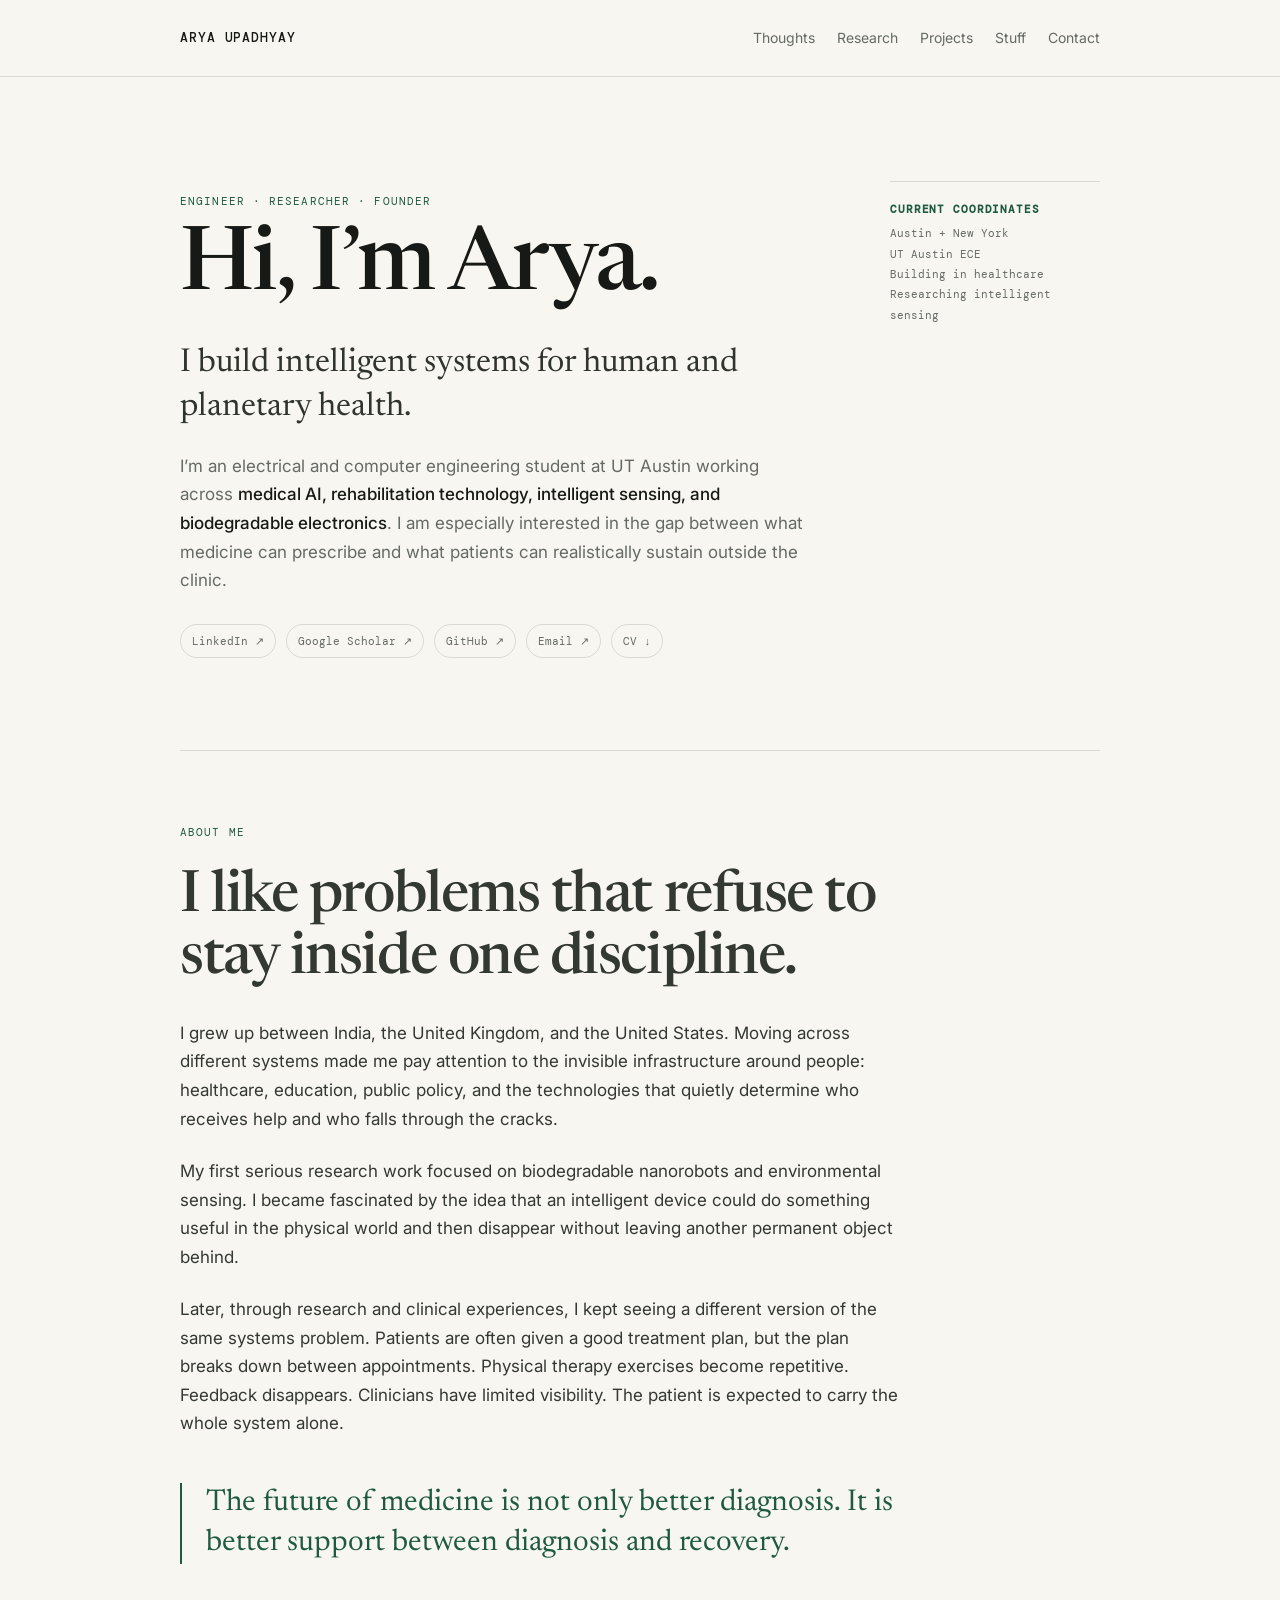
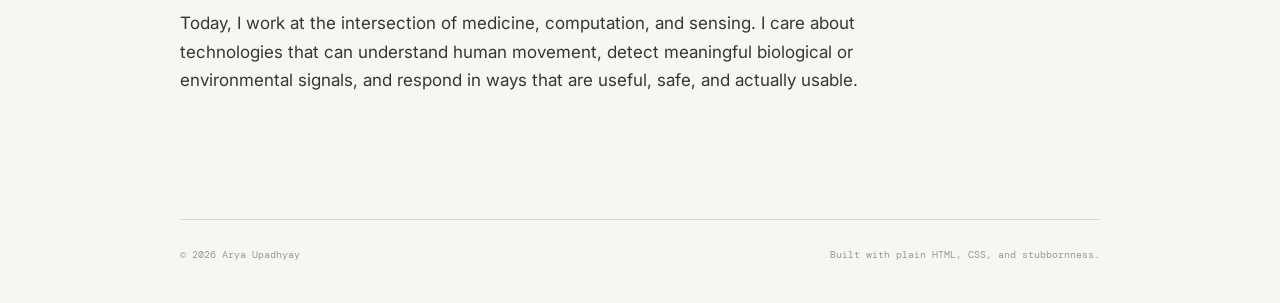
<file: index.html>
<!doctype html><html lang="en"><head><meta charset="utf-8"><meta name="viewport" content="width=device-width,initial-scale=1"><meta name="description" content="Arya Upadhyay builds intelligent systems for human and planetary health."><title>Arya Upadhyay</title><link rel="stylesheet" href="style.css"></head><body>
<nav class="site-nav"><div class="shell nav-inner"><a class="wordmark" href="index.html">Arya Upadhyay</a><div class="nav-links"><a href="thoughts.html">Thoughts</a><a href="research.html">Research</a><a href="projects.html">Projects</a><a href="stuff.html">Stuff</a><a href="contact.html">Contact</a></div></div></nav>
<main class="shell"><header class="hero"><div><p class="eyebrow">Engineer · Researcher · Founder</p><h1>Hi, I’m Arya.</h1><p class="lead">I build intelligent systems for human and planetary health.</p><p class="copy">I’m an electrical and computer engineering student at UT Austin working across <strong>medical AI, rehabilitation technology, intelligent sensing, and biodegradable electronics</strong>. I am especially interested in the gap between what medicine can prescribe and what patients can realistically sustain outside the clinic.</p><div class="links"><a class="pill" href="https://www.linkedin.com" target="_blank">LinkedIn ↗</a><a class="pill" href="https://scholar.google.com" target="_blank">Google Scholar ↗</a><a class="pill" href="https://github.com" target="_blank">GitHub ↗</a><a class="pill" href="mailto:your@email.com">Email ↗</a><a class="pill" href="Arya_Upadhyay_CV.pdf">CV ↓</a></div></div><aside class="side-note"><b>Current coordinates</b>Austin + New York<br>UT Austin ECE<br>Building in healthcare<br>Researching intelligent sensing</aside></header>
<section class="content" style="border-top:1px solid var(--line)"><div class="prose"><p class="section-label">About me</p><h2>I like problems that refuse to stay inside one discipline.</h2><p>I grew up between India, the United Kingdom, and the United States. Moving across different systems made me pay attention to the invisible infrastructure around people: healthcare, education, public policy, and the technologies that quietly determine who receives help and who falls through the cracks.</p><p>My first serious research work focused on biodegradable nanorobots and environmental sensing. I became fascinated by the idea that an intelligent device could do something useful in the physical world and then disappear without leaving another permanent object behind.</p><p>Later, through research and clinical experiences, I kept seeing a different version of the same systems problem. Patients are often given a good treatment plan, but the plan breaks down between appointments. Physical therapy exercises become repetitive. Feedback disappears. Clinicians have limited visibility. The patient is expected to carry the whole system alone.</p><div class="quote">The future of medicine is not only better diagnosis. It is better support between diagnosis and recovery.</div><p>Today, I work at the intersection of medicine, computation, and sensing. I care about technologies that can understand human movement, detect meaningful biological or environmental signals, and respond in ways that are useful, safe, and actually usable.</p></div></section></main>
<footer class="shell"><span>© <span data-year></span> Arya Upadhyay</span><span>Built with plain HTML, CSS, and stubbornness.</span></footer><script src="script.js"></script></body></html>
</file>
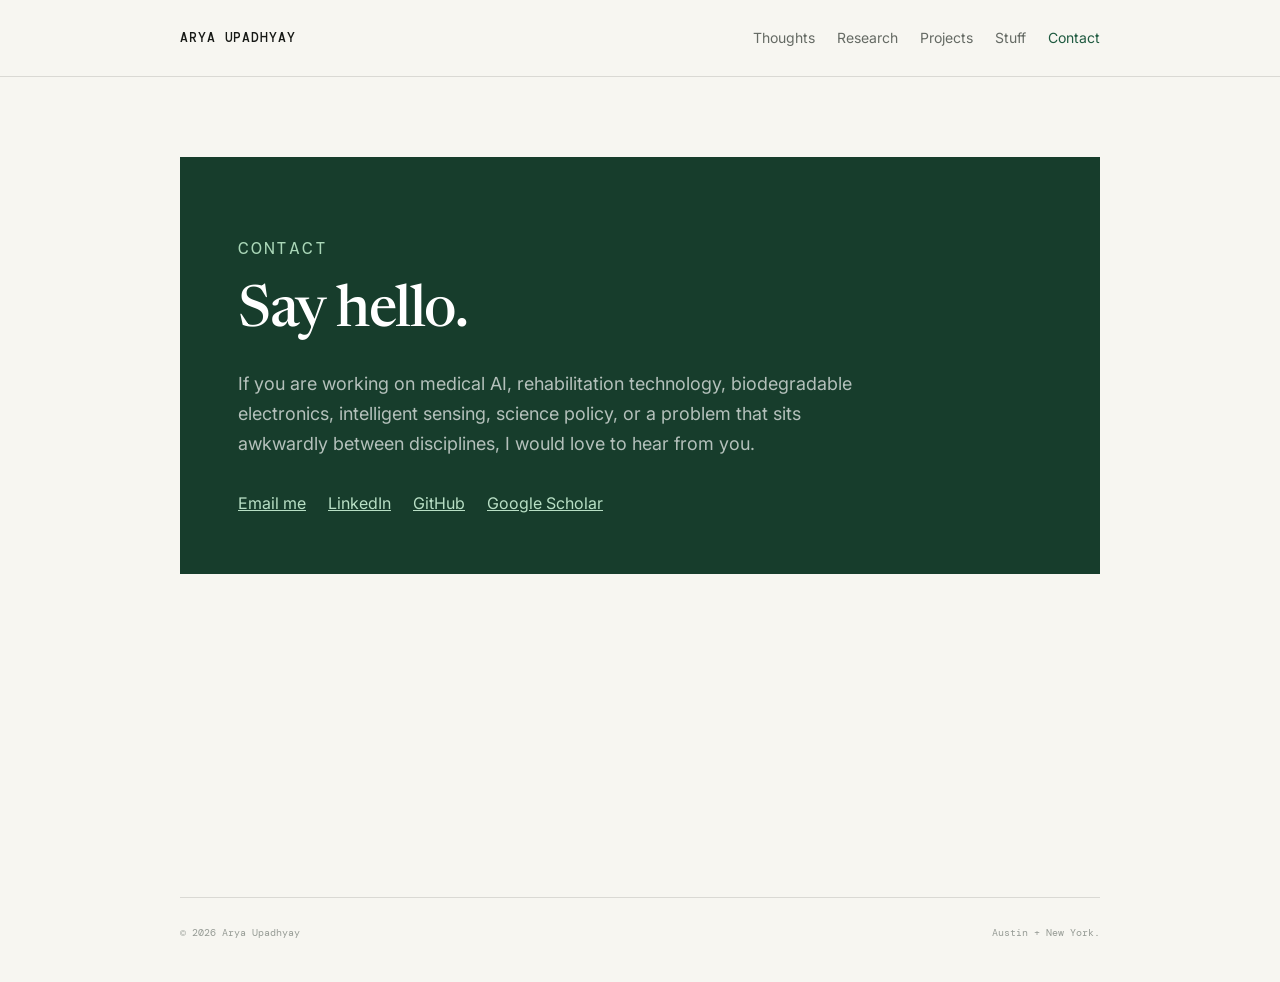
<file: contact.html>
<!doctype html><html lang="en"><head><meta charset="utf-8"><meta name="viewport" content="width=device-width,initial-scale=1"><title>Contact | Arya Upadhyay</title><link rel="stylesheet" href="style.css"></head><body><nav class="site-nav"><div class="shell nav-inner"><a class="wordmark" href="index.html">Arya Upadhyay</a><div class="nav-links"><a href="thoughts.html">Thoughts</a><a href="research.html">Research</a><a href="projects.html">Projects</a><a href="stuff.html">Stuff</a><a class="active" href="contact.html">Contact</a></div></div></nav><main class="shell"><div class="contact-box"><p class="eyebrow" style="color:#a9d6b7">Contact</p><h1>Say hello.</h1><p>If you are working on medical AI, rehabilitation technology, biodegradable electronics, intelligent sensing, science policy, or a problem that sits awkwardly between disciplines, I would love to hear from you.</p><div class="contact-links"><a href="mailto:your@email.com">Email me</a><a href="https://www.linkedin.com" target="_blank">LinkedIn</a><a href="https://github.com" target="_blank">GitHub</a><a href="https://scholar.google.com" target="_blank">Google Scholar</a></div></div></main><footer class="shell"><span>© <span data-year></span> Arya Upadhyay</span><span>Austin + New York.</span></footer><script src="script.js"></script></body></html>
</file>
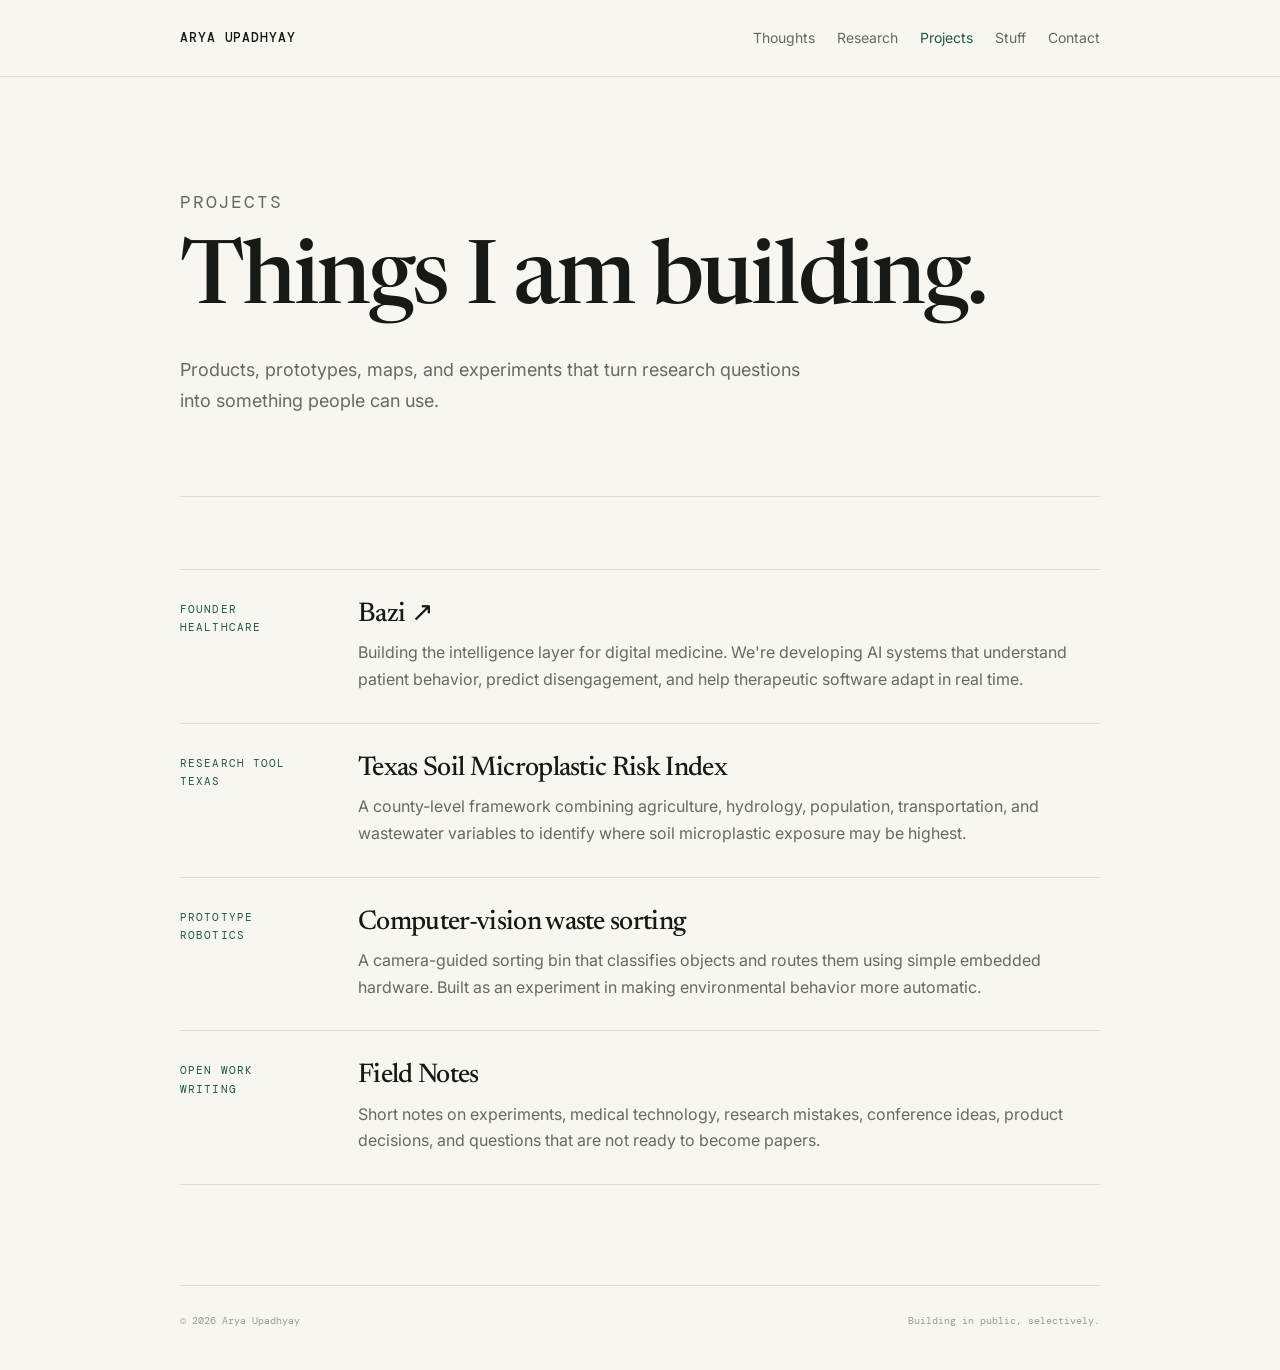
<file: projects.html>
<!doctype html><html lang="en"><head><meta charset="utf-8"><meta name="viewport" content="width=device-width,initial-scale=1"><title>Projects | Arya Upadhyay</title><link rel="stylesheet" href="style.css"></head><body><nav class="site-nav"><div class="shell nav-inner"><a class="wordmark" href="index.html">Arya Upadhyay</a><div class="nav-links"><a href="thoughts.html">Thoughts</a><a href="research.html">Research</a><a class="active" href="projects.html">Projects</a><a href="stuff.html">Stuff</a><a href="contact.html">Contact</a></div></div></nav><main class="shell"><header class="page-head"><p class="eyebrow">Projects</p><h1>Things I am building.</h1><p>Products, prototypes, maps, and experiments that turn research questions into something people can use.</p></header><section class="content"><div class="list"><article class="item"><div class="meta">Founder<br>Healthcare</div><div><h3 class="item-title"><a href="#">Bazi ↗</a></h3><p class="item-copy">Building the intelligence layer for digital medicine. We're developing AI systems that understand patient behavior, predict disengagement, and help therapeutic software adapt in real time.</p></div></article><article class="item"><div class="meta">Research tool<br>Texas</div><div><h3>Texas Soil Microplastic Risk Index</h3><p class="item-copy">A county-level framework combining agriculture, hydrology, population, transportation, and wastewater variables to identify where soil microplastic exposure may be highest.</p></div></article><article class="item"><div class="meta">Prototype<br>Robotics</div><div><h3>Computer-vision waste sorting</h3><p class="item-copy">A camera-guided sorting bin that classifies objects and routes them using simple embedded hardware. Built as an experiment in making environmental behavior more automatic.</p></div></article><article class="item"><div class="meta">Open work<br>Writing</div><div><h3>Field Notes</h3><p class="item-copy">Short notes on experiments, medical technology, research mistakes, conference ideas, product decisions, and questions that are not ready to become papers.</p></div></article></div></section></main><footer class="shell"><span>© <span data-year></span> Arya Upadhyay</span><span>Building in public, selectively.</span></footer><script src="script.js"></script></body></html>
</file>
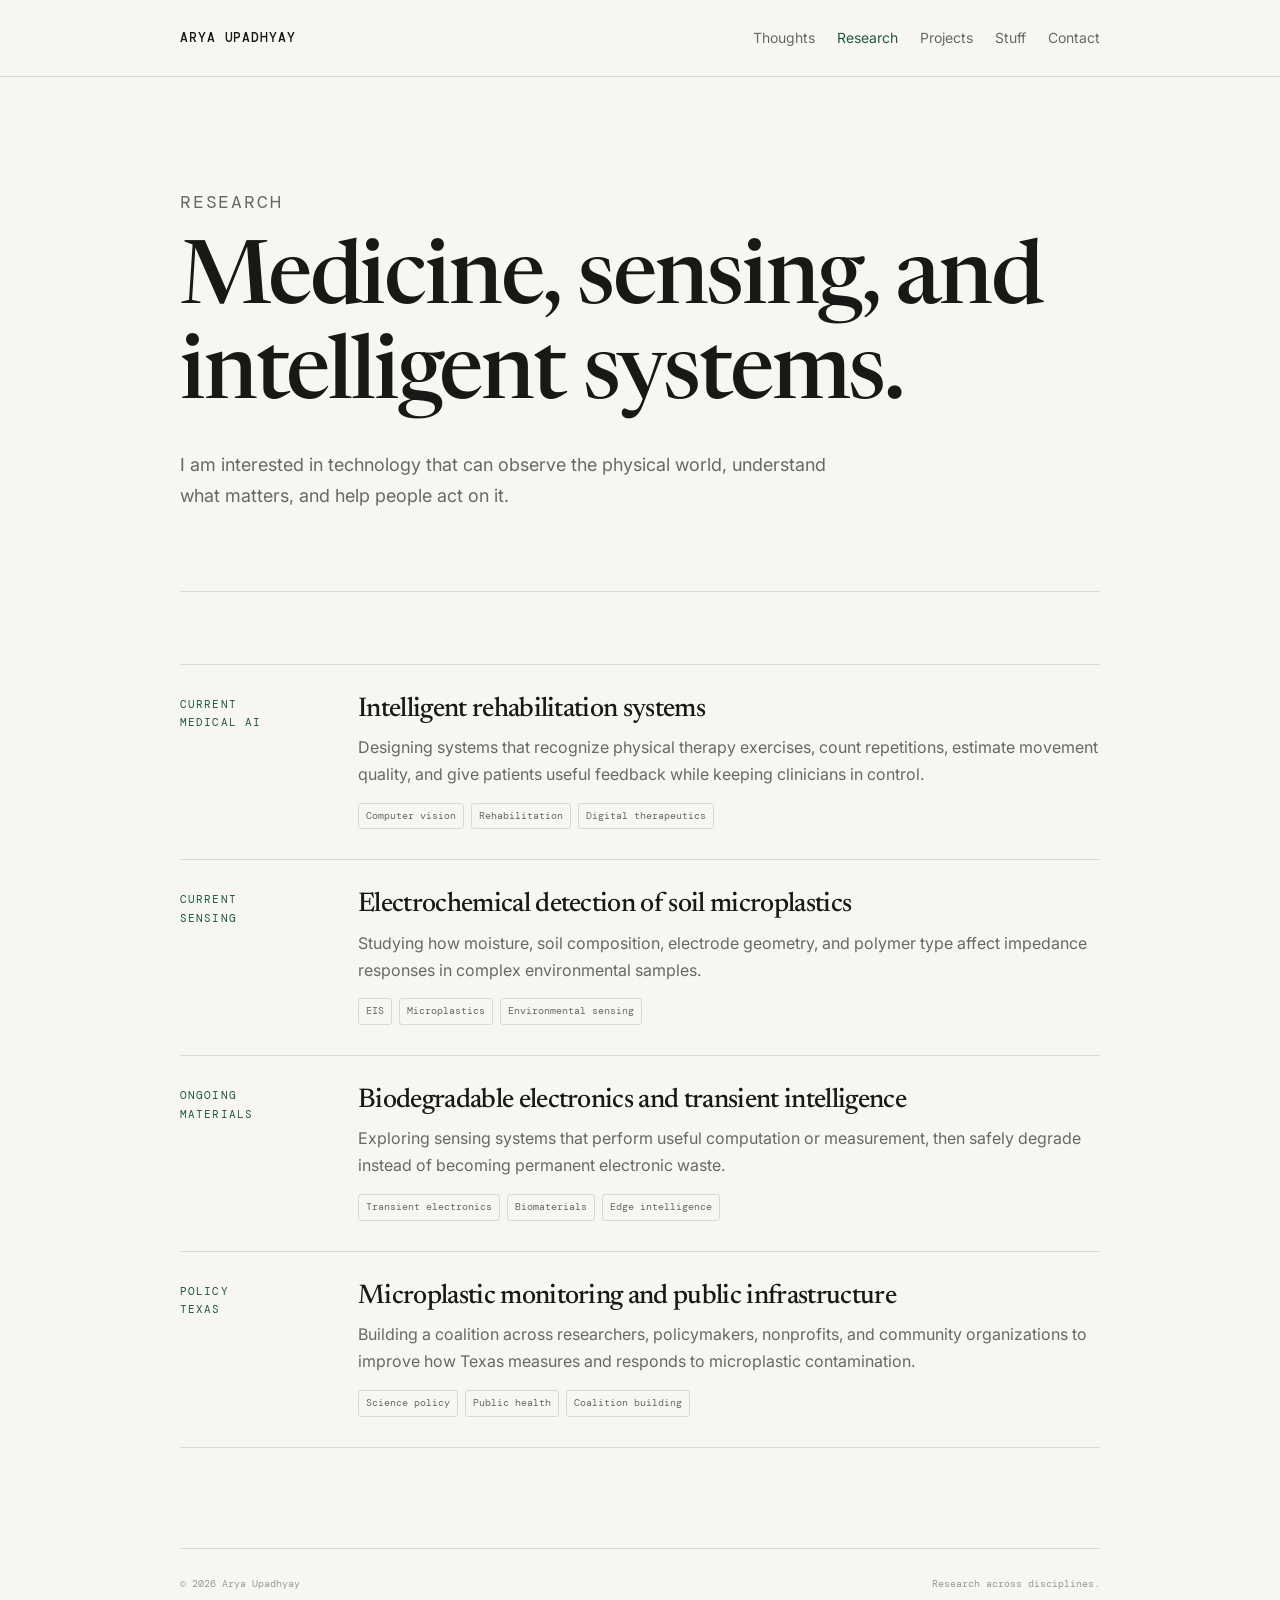
<file: research.html>
<!doctype html><html lang="en"><head><meta charset="utf-8"><meta name="viewport" content="width=device-width,initial-scale=1"><title>Research | Arya Upadhyay</title><link rel="stylesheet" href="style.css"></head><body><nav class="site-nav"><div class="shell nav-inner"><a class="wordmark" href="index.html">Arya Upadhyay</a><div class="nav-links"><a href="thoughts.html">Thoughts</a><a class="active" href="research.html">Research</a><a href="projects.html">Projects</a><a href="stuff.html">Stuff</a><a href="contact.html">Contact</a></div></div></nav><main class="shell"><header class="page-head"><p class="eyebrow">Research</p><h1>Medicine, sensing, and intelligent systems.</h1><p>I am interested in technology that can observe the physical world, understand what matters, and help people act on it.</p></header><section class="content"><div class="list"><article class="item"><div class="meta">Current<br>Medical AI</div><div><h3>Intelligent rehabilitation systems</h3><p class="item-copy">Designing systems that recognize physical therapy exercises, count repetitions, estimate movement quality, and give patients useful feedback while keeping clinicians in control.</p><div class="tags"><span class="tag">Computer vision</span><span class="tag">Rehabilitation</span><span class="tag">Digital therapeutics</span></div></div></article><article class="item"><div class="meta">Current<br>Sensing</div><div><h3>Electrochemical detection of soil microplastics</h3><p class="item-copy">Studying how moisture, soil composition, electrode geometry, and polymer type affect impedance responses in complex environmental samples.</p><div class="tags"><span class="tag">EIS</span><span class="tag">Microplastics</span><span class="tag">Environmental sensing</span></div></div></article><article class="item"><div class="meta">Ongoing<br>Materials</div><div><h3>Biodegradable electronics and transient intelligence</h3><p class="item-copy">Exploring sensing systems that perform useful computation or measurement, then safely degrade instead of becoming permanent electronic waste.</p><div class="tags"><span class="tag">Transient electronics</span><span class="tag">Biomaterials</span><span class="tag">Edge intelligence</span></div></div></article><article class="item"><div class="meta">Policy<br>Texas</div><div><h3>Microplastic monitoring and public infrastructure</h3><p class="item-copy">Building a coalition across researchers, policymakers, nonprofits, and community organizations to improve how Texas measures and responds to microplastic contamination.</p><div class="tags"><span class="tag">Science policy</span><span class="tag">Public health</span><span class="tag">Coalition building</span></div></div></article></div></section></main><footer class="shell"><span>© <span data-year></span> Arya Upadhyay</span><span>Research across disciplines.</span></footer><script src="script.js"></script></body></html>
</file>
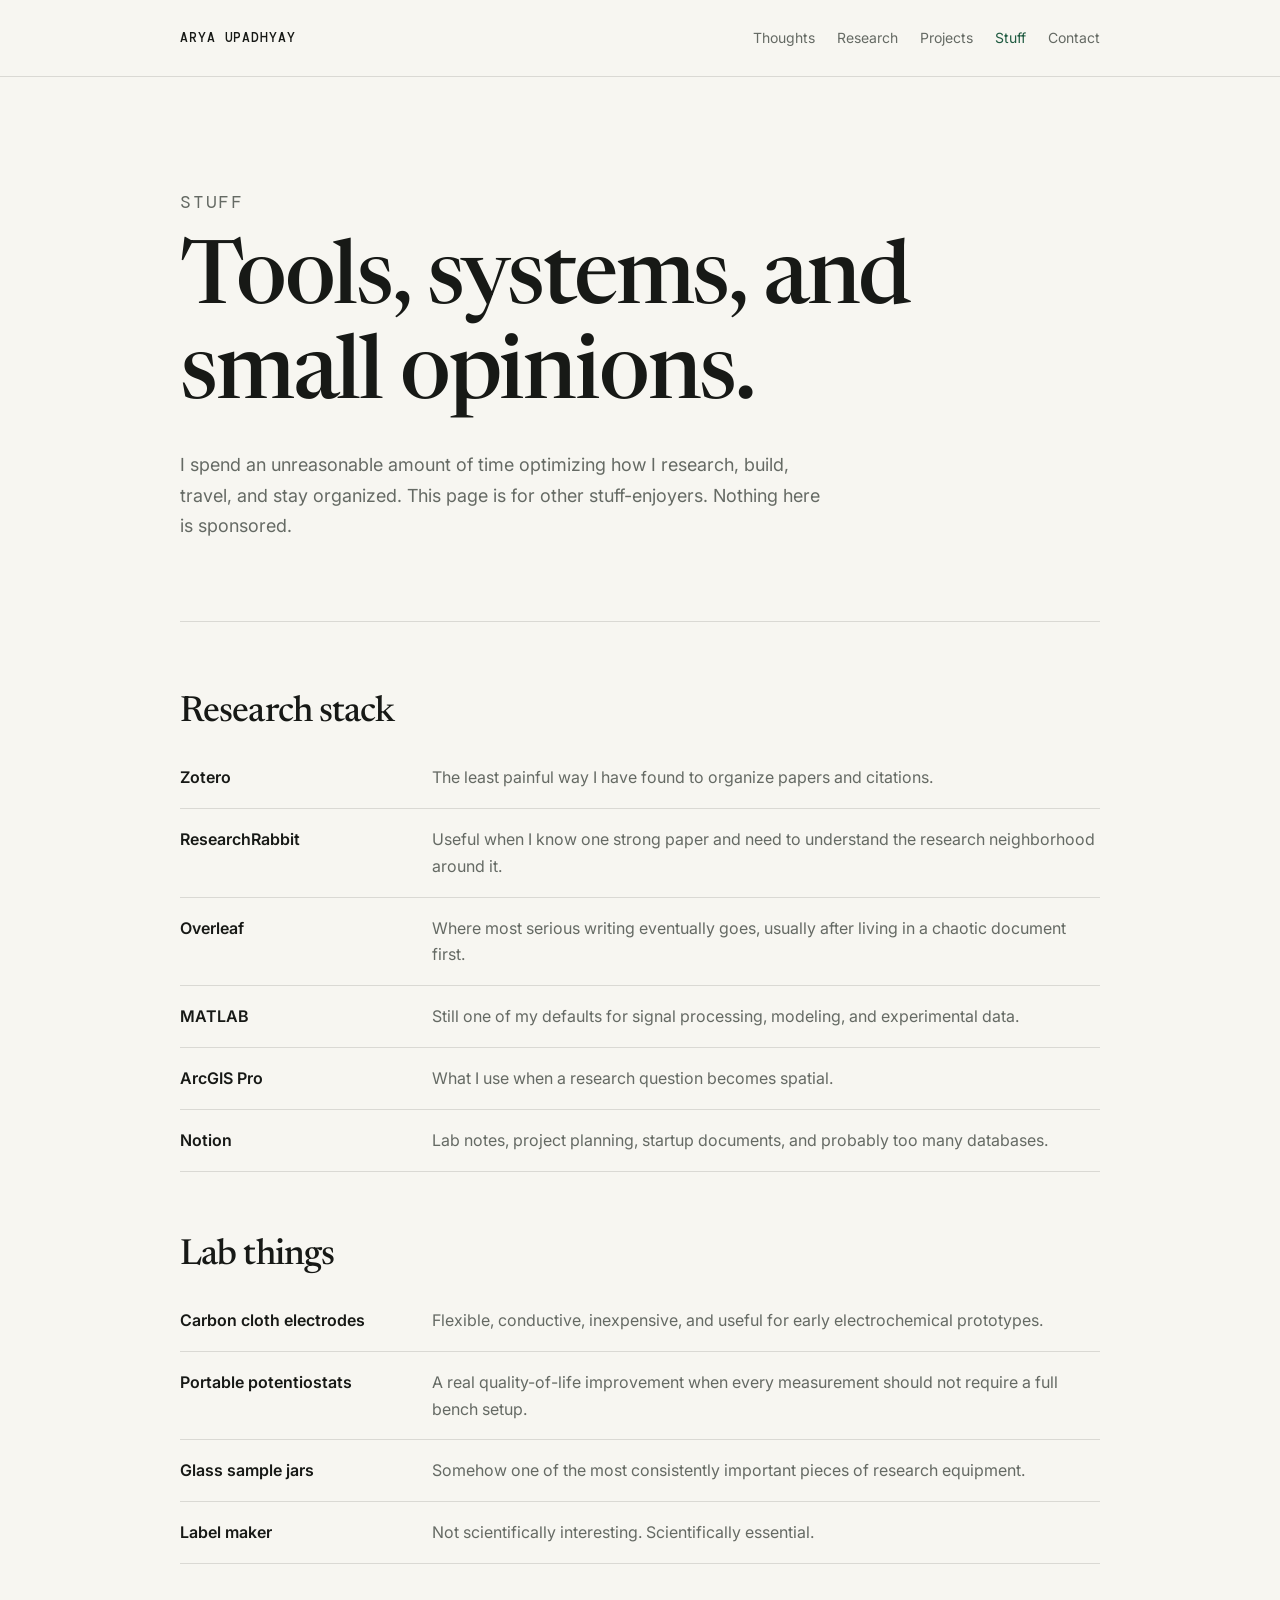
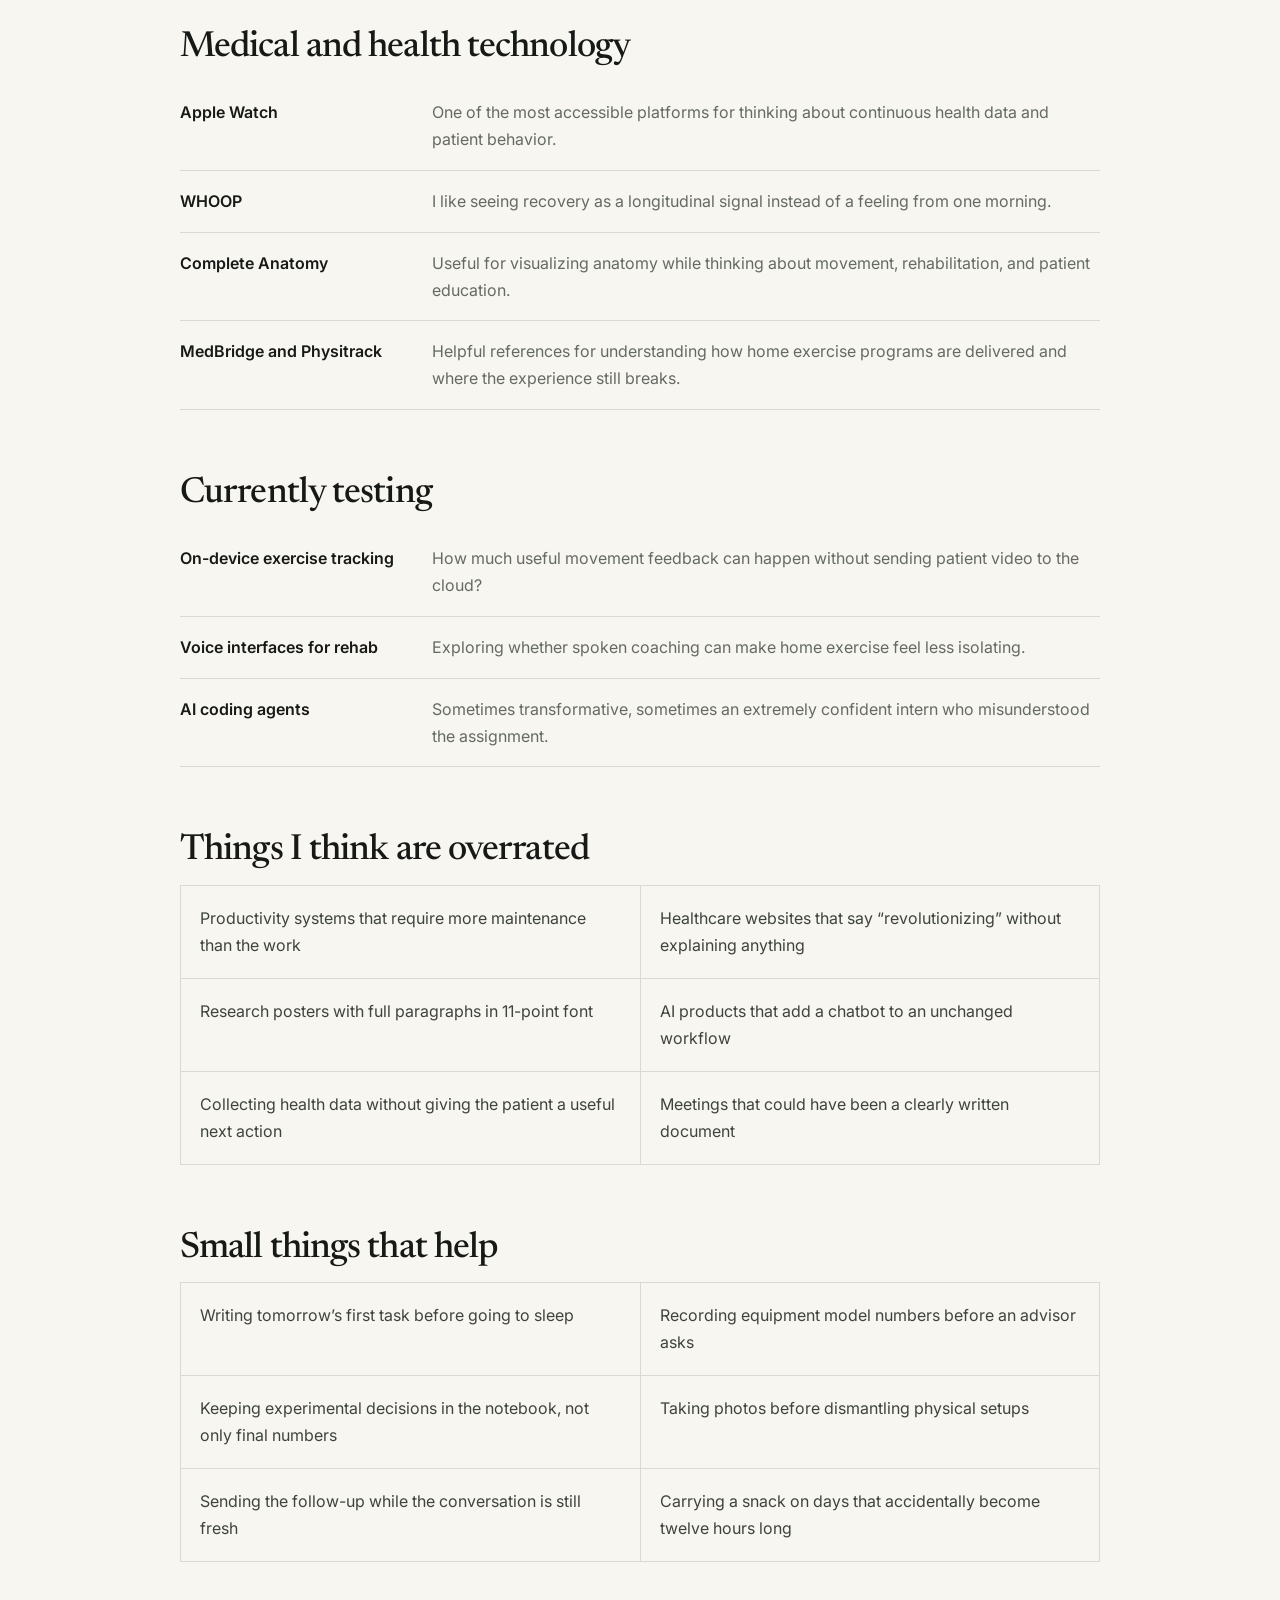
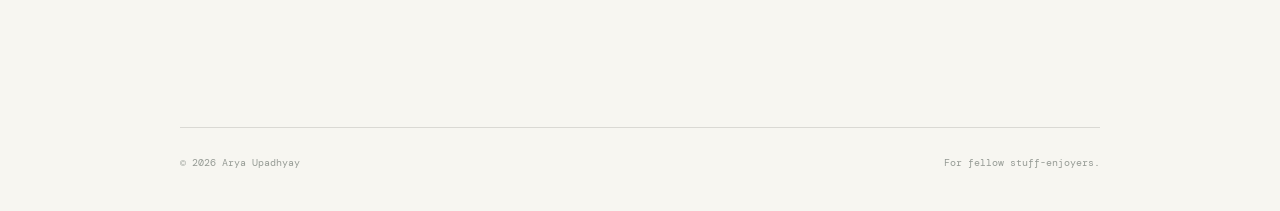
<file: stuff.html>
<!doctype html><html lang="en"><head><meta charset="utf-8"><meta name="viewport" content="width=device-width,initial-scale=1"><title>Stuff | Arya Upadhyay</title><link rel="stylesheet" href="style.css"></head><body><nav class="site-nav"><div class="shell nav-inner"><a class="wordmark" href="index.html">Arya Upadhyay</a><div class="nav-links"><a href="thoughts.html">Thoughts</a><a href="research.html">Research</a><a href="projects.html">Projects</a><a class="active" href="stuff.html">Stuff</a><a href="contact.html">Contact</a></div></div></nav><main class="shell"><header class="page-head"><p class="eyebrow">Stuff</p><h1>Tools, systems, and small opinions.</h1><p>I spend an unreasonable amount of time optimizing how I research, build, travel, and stay organized. This page is for other stuff-enjoyers. Nothing here is sponsored.</p></header><section class="content"><div class="stuff-section"><h2>Research stack</h2><div class="stuff-row"><div class="stuff-name">Zotero</div><div class="stuff-copy">The least painful way I have found to organize papers and citations.</div></div><div class="stuff-row"><div class="stuff-name">ResearchRabbit</div><div class="stuff-copy">Useful when I know one strong paper and need to understand the research neighborhood around it.</div></div><div class="stuff-row"><div class="stuff-name">Overleaf</div><div class="stuff-copy">Where most serious writing eventually goes, usually after living in a chaotic document first.</div></div><div class="stuff-row"><div class="stuff-name">MATLAB</div><div class="stuff-copy">Still one of my defaults for signal processing, modeling, and experimental data.</div></div><div class="stuff-row"><div class="stuff-name">ArcGIS Pro</div><div class="stuff-copy">What I use when a research question becomes spatial.</div></div><div class="stuff-row"><div class="stuff-name">Notion</div><div class="stuff-copy">Lab notes, project planning, startup documents, and probably too many databases.</div></div></div><div class="stuff-section"><h2>Lab things</h2><div class="stuff-row"><div class="stuff-name">Carbon cloth electrodes</div><div class="stuff-copy">Flexible, conductive, inexpensive, and useful for early electrochemical prototypes.</div></div><div class="stuff-row"><div class="stuff-name">Portable potentiostats</div><div class="stuff-copy">A real quality-of-life improvement when every measurement should not require a full bench setup.</div></div><div class="stuff-row"><div class="stuff-name">Glass sample jars</div><div class="stuff-copy">Somehow one of the most consistently important pieces of research equipment.</div></div><div class="stuff-row"><div class="stuff-name">Label maker</div><div class="stuff-copy">Not scientifically interesting. Scientifically essential.</div></div></div><div class="stuff-section"><h2>Medical and health technology</h2><div class="stuff-row"><div class="stuff-name">Apple Watch</div><div class="stuff-copy">One of the most accessible platforms for thinking about continuous health data and patient behavior.</div></div><div class="stuff-row"><div class="stuff-name">WHOOP</div><div class="stuff-copy">I like seeing recovery as a longitudinal signal instead of a feeling from one morning.</div></div><div class="stuff-row"><div class="stuff-name">Complete Anatomy</div><div class="stuff-copy">Useful for visualizing anatomy while thinking about movement, rehabilitation, and patient education.</div></div><div class="stuff-row"><div class="stuff-name">MedBridge and Physitrack</div><div class="stuff-copy">Helpful references for understanding how home exercise programs are delivered and where the experience still breaks.</div></div></div><div class="stuff-section"><h2>Currently testing</h2><div class="stuff-row"><div class="stuff-name">On-device exercise tracking</div><div class="stuff-copy">How much useful movement feedback can happen without sending patient video to the cloud?</div></div><div class="stuff-row"><div class="stuff-name">Voice interfaces for rehab</div><div class="stuff-copy">Exploring whether spoken coaching can make home exercise feel less isolating.</div></div><div class="stuff-row"><div class="stuff-name">AI coding agents</div><div class="stuff-copy">Sometimes transformative, sometimes an extremely confident intern who misunderstood the assignment.</div></div></div><div class="stuff-section"><h2>Things I think are overrated</h2><div class="beliefs"><div class="belief">Productivity systems that require more maintenance than the work</div><div class="belief">Healthcare websites that say “revolutionizing” without explaining anything</div><div class="belief">Research posters with full paragraphs in 11-point font</div><div class="belief">AI products that add a chatbot to an unchanged workflow</div><div class="belief">Collecting health data without giving the patient a useful next action</div><div class="belief">Meetings that could have been a clearly written document</div></div></div><div class="stuff-section"><h2>Small things that help</h2><div class="beliefs"><div class="belief">Writing tomorrow’s first task before going to sleep</div><div class="belief">Recording equipment model numbers before an advisor asks</div><div class="belief">Keeping experimental decisions in the notebook, not only final numbers</div><div class="belief">Taking photos before dismantling physical setups</div><div class="belief">Sending the follow-up while the conversation is still fresh</div><div class="belief">Carrying a snack on days that accidentally become twelve hours long</div></div></div></section></main><footer class="shell"><span>© <span data-year></span> Arya Upadhyay</span><span>For fellow stuff-enjoyers.</span></footer><script src="script.js"></script></body></html>
</file>
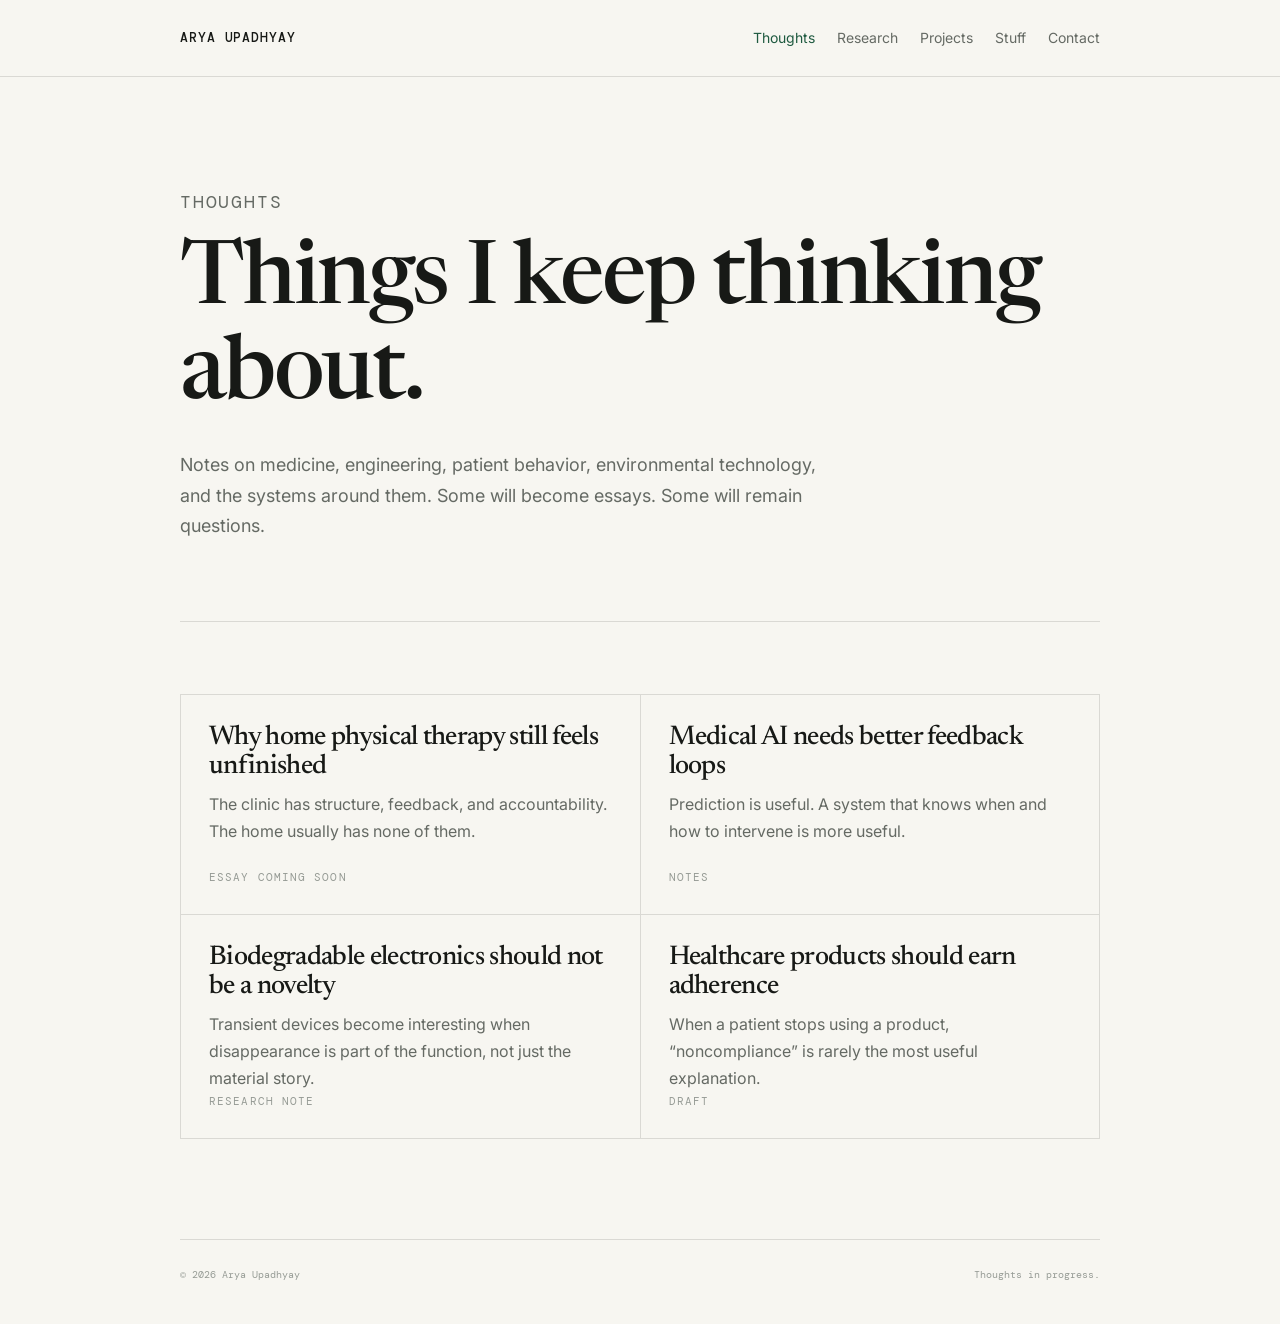
<file: thoughts.html>
<!doctype html><html lang="en"><head><meta charset="utf-8"><meta name="viewport" content="width=device-width,initial-scale=1"><title>Thoughts | Arya Upadhyay</title><link rel="stylesheet" href="style.css"></head><body><nav class="site-nav"><div class="shell nav-inner"><a class="wordmark" href="index.html">Arya Upadhyay</a><div class="nav-links"><a class="active" href="thoughts.html">Thoughts</a><a href="research.html">Research</a><a href="projects.html">Projects</a><a href="stuff.html">Stuff</a><a href="contact.html">Contact</a></div></div></nav><main class="shell"><header class="page-head"><p class="eyebrow">Thoughts</p><h1>Things I keep thinking about.</h1><p>Notes on medicine, engineering, patient behavior, environmental technology, and the systems around them. Some will become essays. Some will remain questions.</p></header><section class="content"><div class="cards"><a class="card" href="#"><div><h3>Why home physical therapy still feels unfinished</h3><p>The clinic has structure, feedback, and accountability. The home usually has none of them.</p></div><span class="meta">Essay coming soon</span></a><a class="card" href="#"><div><h3>Medical AI needs better feedback loops</h3><p>Prediction is useful. A system that knows when and how to intervene is more useful.</p></div><span class="meta">Notes</span></a><a class="card" href="#"><div><h3>Biodegradable electronics should not be a novelty</h3><p>Transient devices become interesting when disappearance is part of the function, not just the material story.</p></div><span class="meta">Research note</span></a><a class="card" href="#"><div><h3>Healthcare products should earn adherence</h3><p>When a patient stops using a product, “noncompliance” is rarely the most useful explanation.</p></div><span class="meta">Draft</span></a></div></section></main><footer class="shell"><span>© <span data-year></span> Arya Upadhyay</span><span>Thoughts in progress.</span></footer><script src="script.js"></script></body></html>
</file>
<file: style.css>
@import url('https://fonts.googleapis.com/css2?family=DM+Mono:wght@400;500&family=Inter:wght@400;500;600&family=Newsreader:opsz,wght@6..72,400;6..72,500;6..72,600&display=swap');
:root{--paper:#f7f6f1;--ink:#171916;--muted:#656a64;--faint:#969b95;--line:rgba(23,25,22,.13);--green:#1f5a40;--soft:#dfeae2;--dark:#173d2c;--max:920px}*{box-sizing:border-box}html{scroll-behavior:smooth}body{margin:0;background:var(--paper);color:var(--ink);font-family:Inter,sans-serif;font-size:16px;line-height:1.68;-webkit-font-smoothing:antialiased}a{color:inherit}::selection{background:var(--soft)}.shell{width:min(calc(100% - 40px),var(--max));margin:auto}.site-nav{border-bottom:1px solid var(--line)}.nav-inner{min-height:76px;display:flex;align-items:center;justify-content:space-between;gap:24px}.wordmark{font-family:'DM Mono',monospace;font-size:13px;font-weight:500;letter-spacing:.07em;text-transform:uppercase;text-decoration:none}.nav-links{display:flex;gap:22px;flex-wrap:wrap;justify-content:flex-end}.nav-links a{text-decoration:none;color:var(--muted);font-size:14px}.nav-links a:hover,.nav-links a.active{color:var(--green)}main{min-height:calc(100vh - 160px)}.hero{padding:104px 0 92px;display:grid;grid-template-columns:1fr 210px;gap:80px}.eyebrow,.section-label,.meta{font-family:'DM Mono',monospace;text-transform:uppercase;letter-spacing:.1em;font-size:11px;color:var(--green)}h1,h2,h3{font-family:Newsreader,serif;letter-spacing:-.025em;font-weight:500;line-height:1.08;margin-top:0}h1{font-size:clamp(54px,9vw,88px);margin-bottom:25px}h2{font-size:clamp(38px,6vw,58px);margin-bottom:28px}h3{font-size:27px;margin-bottom:10px}.lead{font-family:Newsreader,serif;font-size:clamp(25px,3vw,33px);line-height:1.34;color:#30342f;margin:0 0 22px;max-width:700px}.copy{color:var(--muted);font-size:17px;max-width:700px}.copy strong{color:var(--ink);font-weight:500}.side-note{border-top:1px solid var(--line);padding-top:17px;font-family:'DM Mono',monospace;color:var(--muted);font-size:11px;line-height:1.85}.side-note b{display:block;color:var(--green);text-transform:uppercase;letter-spacing:.08em;margin-bottom:4px}.links{display:flex;flex-wrap:wrap;gap:10px;margin-top:29px}.pill{border:1px solid var(--line);border-radius:999px;padding:7px 11px;text-decoration:none;color:var(--muted);font-family:'DM Mono',monospace;font-size:11px;transition:.18s}.pill:hover{border-color:var(--green);color:var(--green);transform:translateY(-1px)}.page-head{padding:92px 0 62px;border-bottom:1px solid var(--line)}.page-head p{max-width:650px;color:var(--muted);font-size:18px}.content{padding:72px 0 100px}.prose{max-width:720px;font-size:17px;color:#343833}.prose p{margin:0 0 24px}.quote{font-family:Newsreader,serif;font-size:30px;line-height:1.35;color:var(--green);border-left:2px solid var(--green);padding-left:24px;margin:45px 0}.list{border-top:1px solid var(--line)}.item{display:grid;grid-template-columns:140px 1fr;gap:38px;padding:30px 0;border-bottom:1px solid var(--line)}.item-title a{text-decoration:none}.item-title a:hover{color:var(--green)}.item-copy{color:var(--muted);margin:0}.tags{display:flex;gap:7px;flex-wrap:wrap;margin-top:15px}.tag{font-family:'DM Mono',monospace;font-size:10px;padding:4px 7px;border:1px solid var(--line);border-radius:3px;color:var(--muted)}.cards{display:grid;grid-template-columns:repeat(2,1fr);border-top:1px solid var(--line);border-left:1px solid var(--line)}.card{min-height:220px;padding:28px;border-right:1px solid var(--line);border-bottom:1px solid var(--line);display:flex;flex-direction:column;justify-content:space-between;text-decoration:none;transition:.18s}.card:hover{background:rgba(31,90,64,.04)}.card p{color:var(--muted);margin:0}.card .meta{color:var(--faint)}.stuff-intro{max-width:670px;color:var(--muted);font-size:17px;margin-bottom:60px}.stuff-section{margin:0 0 65px}.stuff-section h2{font-size:36px;margin-bottom:14px}.stuff-row{display:grid;grid-template-columns:220px 1fr;gap:32px;padding:17px 0;border-bottom:1px solid var(--line)}.stuff-name{font-weight:600}.stuff-copy{color:var(--muted)}.beliefs{display:grid;grid-template-columns:repeat(2,1fr);border-top:1px solid var(--line);border-left:1px solid var(--line)}.belief{padding:19px;border-right:1px solid var(--line);border-bottom:1px solid var(--line);color:#3e433e}.contact-box{background:var(--dark);color:#fff;padding:58px;margin:80px 0}.contact-box h1{font-size:58px}.contact-box p{max-width:650px;color:rgba(255,255,255,.68);font-size:18px}.contact-links{display:flex;gap:22px;flex-wrap:wrap;margin-top:30px}.contact-links a{color:#b8dfc5}.contact-links a:hover{color:#fff}footer{border-top:1px solid var(--line);padding:27px 0 40px;color:var(--faint);font-family:'DM Mono',monospace;font-size:10px;display:flex;justify-content:space-between;gap:20px}.empty-note{padding:22px 0;color:var(--muted);border-bottom:1px solid var(--line)}@media(max-width:760px){.nav-inner{align-items:flex-start;flex-direction:column;padding:20px 0}.nav-links{gap:14px}.hero{grid-template-columns:1fr;gap:38px;padding:72px 0}.page-head{padding:66px 0 48px}.item{grid-template-columns:1fr;gap:8px}.cards,.beliefs{grid-template-columns:1fr}.stuff-row{grid-template-columns:1fr;gap:4px}.contact-box{padding:38px 25px;margin:55px 0}.contact-box h1{font-size:46px}footer{flex-direction:column}}
</file>
